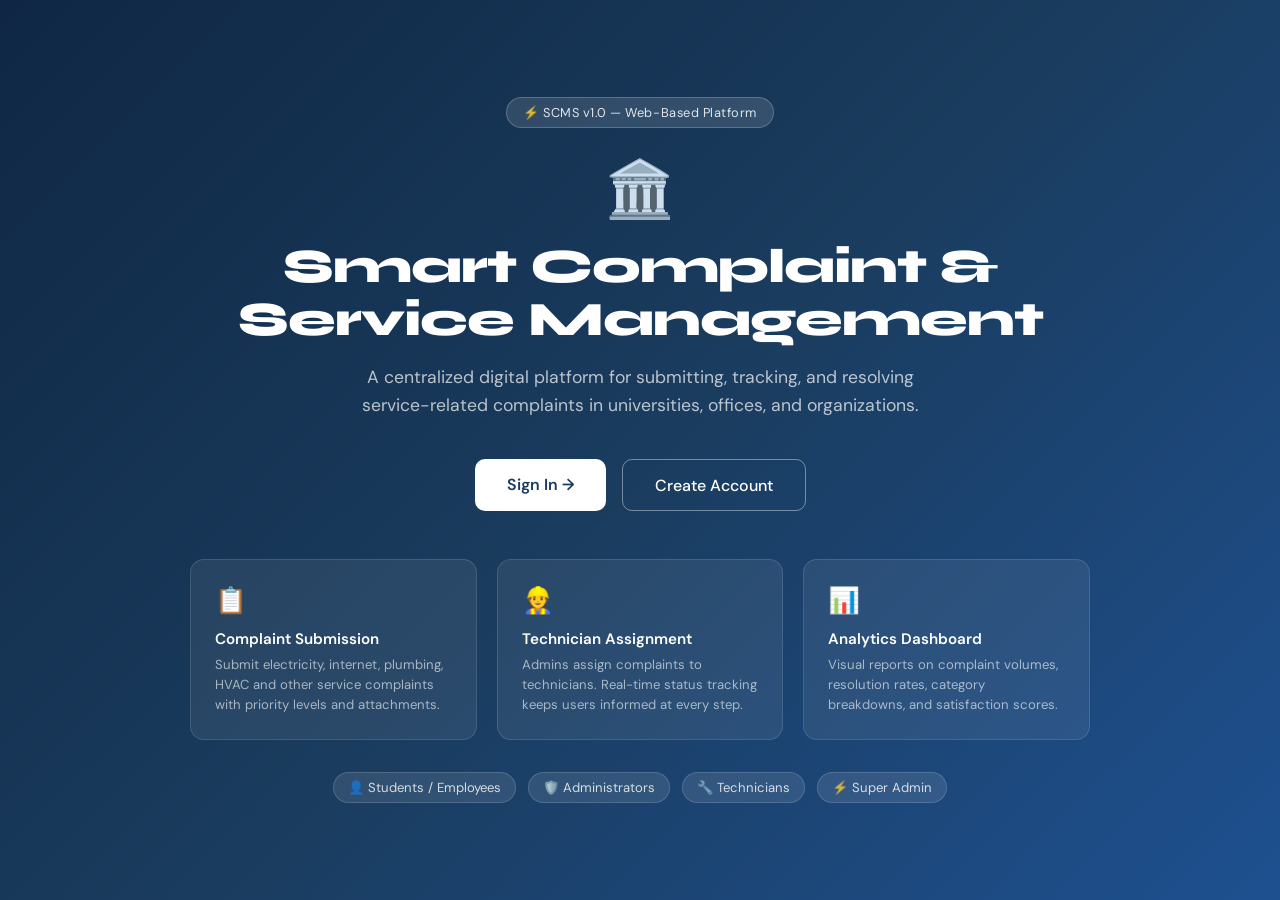
<file: frontend/index.html>
<!DOCTYPE html>
<html lang="en">
<head>
  <meta charset="UTF-8">
  <meta name="viewport" content="width=device-width, initial-scale=1.0">
  <title>SCMS — Smart Complaint & Service Management System</title>
  <link href="https://fonts.googleapis.com/css2?family=DM+Sans:wght@300;400;500;600&family=Syne:wght@700;800&display=swap" rel="stylesheet">
  <style>
    *{box-sizing:border-box;margin:0;padding:0}
    body{font-family:'DM Sans',sans-serif;min-height:100vh;background:linear-gradient(135deg,#0F2744 0%,#1A3C5E 50%,#1E5090 100%);display:flex;align-items:center;justify-content:center;padding:2rem}
    h1,h2,.brand{font-family:'Syne',sans-serif}
    .hero{max-width:900px;width:100%;text-align:center;color:#fff}
    .badge{display:inline-block;background:rgba(255,255,255,0.12);border:1px solid rgba(255,255,255,0.2);color:rgba(255,255,255,0.85);padding:6px 16px;border-radius:20px;font-size:0.8rem;margin-bottom:1.5rem;letter-spacing:0.04em}
    .icon{font-size:3.5rem;margin-bottom:1rem}
    h1{font-size:3rem;font-weight:800;letter-spacing:-1px;margin-bottom:1rem;line-height:1.1}
    .sub{font-size:1.1rem;color:rgba(255,255,255,0.7);max-width:560px;margin:0 auto 2.5rem;line-height:1.6}
    .cta-row{display:flex;gap:1rem;justify-content:center;flex-wrap:wrap;margin-bottom:3rem}
    .btn-w{background:#fff;color:#1A3C5E;padding:0.9rem 2rem;border-radius:10px;font-family:'DM Sans',sans-serif;font-size:1rem;font-weight:600;text-decoration:none;transition:all 0.2s;display:inline-block}
    .btn-w:hover{background:#EAF0F8;transform:translateY(-2px)}
    .btn-o{background:transparent;color:#fff;border:1.5px solid rgba(255,255,255,0.4);padding:0.9rem 2rem;border-radius:10px;font-family:'DM Sans',sans-serif;font-size:1rem;font-weight:500;text-decoration:none;transition:all 0.2s;display:inline-block}
    .btn-o:hover{background:rgba(255,255,255,0.08);border-color:rgba(255,255,255,0.7)}
    .features{display:grid;grid-template-columns:repeat(3,1fr);gap:1.25rem;margin-bottom:2rem}
    .feat{background:rgba(255,255,255,0.07);border:1px solid rgba(255,255,255,0.12);border-radius:14px;padding:1.5rem;text-align:left}
    .feat-icon{font-size:1.6rem;margin-bottom:0.75rem}
    .feat h3{font-size:0.95rem;font-weight:600;margin-bottom:0.4rem;color:#fff}
    .feat p{font-size:0.82rem;color:rgba(255,255,255,0.6);line-height:1.5}
    .roles{display:flex;gap:0.75rem;justify-content:center;flex-wrap:wrap}
    .role-chip{background:rgba(255,255,255,0.1);border:1px solid rgba(255,255,255,0.15);color:rgba(255,255,255,0.8);padding:6px 14px;border-radius:20px;font-size:0.82rem}
    @media(max-width:600px){h1{font-size:2rem}.features{grid-template-columns:1fr}.cta-row{flex-direction:column;align-items:center}}
  </style>
</head>
<body>
  <div class="hero">
    <div class="badge">⚡ SCMS v1.0 — Web-Based Platform</div>
    <div class="icon">🏛️</div>
    <h1>Smart Complaint &amp;<br>Service Management</h1>
    <p class="sub">A centralized digital platform for submitting, tracking, and resolving service-related complaints in universities, offices, and organizations.</p>
    <div class="cta-row">
      <a href="pages/login.html" class="btn-w">Sign In →</a>
      <a href="pages/register.html" class="btn-o">Create Account</a>
    </div>
    <div class="features">
      <div class="feat">
        <div class="feat-icon">📋</div>
        <h3>Complaint Submission</h3>
        <p>Submit electricity, internet, plumbing, HVAC and other service complaints with priority levels and attachments.</p>
      </div>
      <div class="feat">
        <div class="feat-icon">👷</div>
        <h3>Technician Assignment</h3>
        <p>Admins assign complaints to technicians. Real-time status tracking keeps users informed at every step.</p>
      </div>
      <div class="feat">
        <div class="feat-icon">📊</div>
        <h3>Analytics Dashboard</h3>
        <p>Visual reports on complaint volumes, resolution rates, category breakdowns, and satisfaction scores.</p>
      </div>
    </div>
    <div class="roles">
      <span class="role-chip">👤 Students / Employees</span>
      <span class="role-chip">🛡️ Administrators</span>
      <span class="role-chip">🔧 Technicians</span>
      <span class="role-chip">⚡ Super Admin</span>
    </div>
  </div>
  <script>
    // Auto-redirect if already logged in
    const token = localStorage.getItem('scms_token');
    const user = JSON.parse(localStorage.getItem('scms_user') || '{}');
    if (token && user.role) {
      const map = { admin: 'pages/admin-dashboard.html', superadmin: 'pages/admin-dashboard.html', technician: 'pages/technician-dashboard.html', user: 'pages/user-dashboard.html' };
      if (map[user.role]) window.location.href = map[user.role];
    }
  </script>
</body>
</html>
</file>
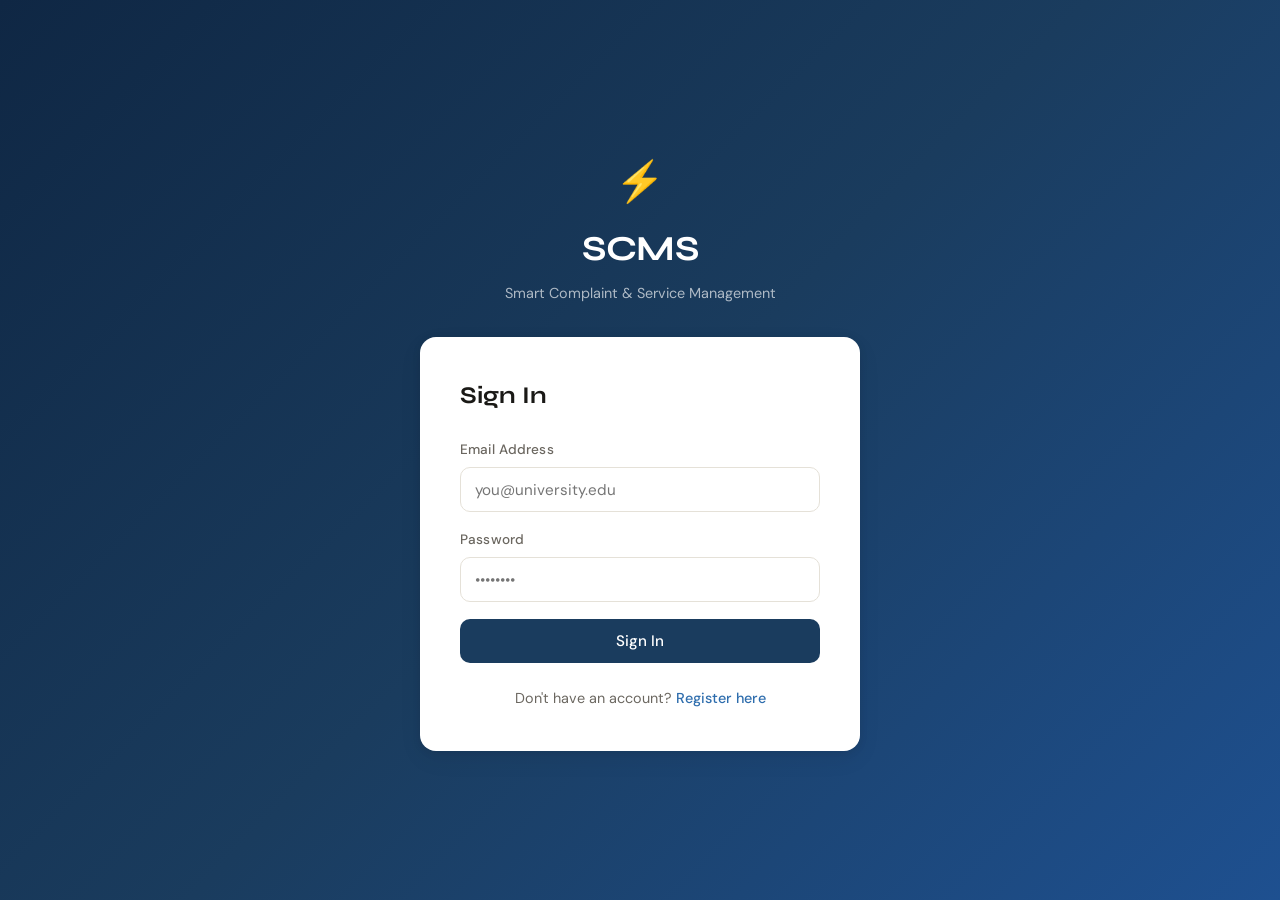
<file: frontend/pages/admin-dashboard.html>
<!DOCTYPE html>
<html lang="en">
<head>
  <meta charset="UTF-8">
  <meta name="viewport" content="width=device-width, initial-scale=1.0">
  <title>SCMS — Admin Dashboard</title>
  <link href="https://fonts.googleapis.com/css2?family=DM+Sans:wght@300;400;500;600&family=Syne:wght@700;800&display=swap" rel="stylesheet">
  <link rel="stylesheet" href="../styles/main.css">
</head>
<body>
<div class="app-layout">
  <aside class="sidebar">
    <div class="sidebar-brand">
      <div class="logo">⚡ SCMS</div>
      <div class="logo-sub">Admin Control Panel</div>
    </div>
    <nav class="sidebar-nav">
      <div class="nav-section-label">Management</div>
      <a class="nav-item active" onclick="showSection('dashboard')"><span class="nav-icon">◼</span>Dashboard</a>
      <a class="nav-item" onclick="showSection('complaints')"><span class="nav-icon">📋</span>All Complaints</a>
      <a class="nav-item" onclick="showSection('assign')"><span class="nav-icon">👷</span>Assign Technicians</a>
      <a class="nav-item" onclick="showSection('technicians')"><span class="nav-icon">🔧</span>Technicians</a>
      <a class="nav-item" onclick="showSection('users')"><span class="nav-icon">👥</span>Users</a>
      <a class="nav-item" onclick="showSection('reports')"><span class="nav-icon">📊</span>Reports</a>
    </nav>
    <div class="sidebar-footer">
      <div class="user-info">
        <div class="user-avatar" id="admin-avatar">A</div>
        <div>
          <div class="user-name" id="admin-name">Admin</div>
          <div class="user-role" id="admin-role">Administrator</div>
        </div>
      </div>
      <button class="logout-btn" onclick="logout()">Sign Out</button>
    </div>
  </aside>

  <main class="main-content">
    <div class="topbar">
      <div class="topbar-title" id="topbar-title">Admin Dashboard</div>
      <div class="topbar-actions">
        <span class="text-sm text-muted" id="topbar-date"></span>
      </div>
    </div>

    <div class="page-body">

      <!-- DASHBOARD -->
      <section id="sec-dashboard">
        <div class="page-header">
          <h2>Overview</h2>
          <p>System-wide complaint statistics and recent activity</p>
        </div>
        <div class="stats-grid">
          <div class="stat-card accent"><div class="stat-label">Total Complaints</div><div class="stat-value" id="s-total">—</div><div class="stat-sub">All time</div></div>
          <div class="stat-card"><div class="stat-label">Submitted</div><div class="stat-value" id="s-submitted" style="color:var(--info)">—</div><div class="stat-sub">New / Awaiting review</div></div>
          <div class="stat-card"><div class="stat-label">In Progress</div><div class="stat-value" id="s-inprogress" style="color:#D46000">—</div><div class="stat-sub">Being resolved</div></div>
          <div class="stat-card"><div class="stat-label">Resolved</div><div class="stat-value" id="s-resolved" style="color:var(--success)">—</div><div class="stat-sub">Completed</div></div>
          <div class="stat-card"><div class="stat-label">Avg. Rating</div><div class="stat-value" id="s-rating" style="color:#E8A020">—</div><div class="stat-sub">User satisfaction</div></div>
        </div>

        <div style="display:grid;grid-template-columns:1fr 1fr;gap:1.5rem;margin-bottom:1.5rem">
          <div class="card">
            <div class="card-title">Complaints by Category</div>
            <div id="cat-chart"></div>
          </div>
          <div class="card">
            <div class="card-title">Recent Activity</div>
            <div id="recent-list"></div>
          </div>
        </div>
      </section>

      <!-- ALL COMPLAINTS -->
      <section id="sec-complaints" style="display:none">
        <div class="page-header">
          <h2>All Complaints</h2>
          <p>Manage and track every service request in the system</p>
        </div>
        <div class="table-card">
          <div class="table-header">
            <div class="table-filters">
              <input class="search-input" id="admin-search" placeholder="Search complaints..." oninput="loadAdminComplaints()">
              <select class="filter-select" id="admin-status" onchange="loadAdminComplaints()">
                <option value="">All Status</option>
                <option value="submitted">Submitted</option>
                <option value="under_review">Under Review</option>
                <option value="assigned">Assigned</option>
                <option value="in_progress">In Progress</option>
                <option value="resolved">Resolved</option>
                <option value="closed">Closed</option>
                <option value="rejected">Rejected</option>
              </select>
              <select class="filter-select" id="admin-category" onchange="loadAdminComplaints()">
                <option value="">All Categories</option>
                <option value="electricity">Electricity</option>
                <option value="internet">Internet</option>
                <option value="plumbing">Plumbing</option>
                <option value="cleaning">Cleaning</option>
                <option value="hvac">HVAC</option>
                <option value="furniture">Furniture</option>
                <option value="security">Security</option>
                <option value="other">Other</option>
              </select>
            </div>
          </div>
          <div id="admin-complaints-body"></div>
        </div>
      </section>

      <!-- ASSIGN -->
      <section id="sec-assign" style="display:none">
        <div class="page-header">
          <h2>Assign Technicians</h2>
          <p>Assign unresolved complaints to available technicians</p>
        </div>
        <div id="assign-body"></div>
      </section>

      <!-- TECHNICIANS -->
      <section id="sec-technicians" style="display:none">
        <div class="page-header">
          <h2>Technicians</h2>
          <p>View all service staff and their workloads</p>
        </div>
        <div id="technicians-body"></div>
      </section>

      <!-- USERS -->
      <section id="sec-users" style="display:none">
        <div class="page-header"><h2>All Users</h2><p>Manage registered system users</p></div>
        <div id="users-body"></div>
      </section>

      <!-- REPORTS -->
      <section id="sec-reports" style="display:none">
        <div class="page-header"><h2>Reports & Analytics</h2><p>Detailed performance metrics</p></div>
        <div id="reports-body"></div>
      </section>

    </div>
  </main>
</div>

<!-- Status Update Modal -->
<div class="modal-overlay" id="status-modal" style="display:none">
  <div class="modal">
    <button class="modal-close" onclick="document.getElementById('status-modal').style.display='none'">✕</button>
    <h3>Update Complaint Status</h3>
    <p class="text-muted text-sm" style="margin-bottom:1rem">Complaint #<span id="modal-cid"></span></p>
    <div class="form-group">
      <label>New Status</label>
      <select id="new-status">
        <option value="submitted">Submitted</option>
        <option value="under_review">Under Review</option>
        <option value="assigned">Assigned</option>
        <option value="in_progress">In Progress</option>
        <option value="resolved">Resolved</option>
        <option value="closed">Closed</option>
        <option value="rejected">Rejected</option>
      </select>
    </div>
    <div class="form-group">
      <label>Remarks</label>
      <textarea id="status-remarks" placeholder="Optional remarks..."></textarea>
    </div>
    <button class="btn-primary" onclick="submitStatusUpdate()">Update Status</button>
  </div>
</div>

<!-- Assign Modal -->
<div class="modal-overlay" id="assign-modal" style="display:none">
  <div class="modal">
    <button class="modal-close" onclick="document.getElementById('assign-modal').style.display='none'">✕</button>
    <h3>Assign Technician</h3>
    <p class="text-muted text-sm" style="margin-bottom:1rem">Complaint #<span id="assign-cid"></span></p>
    <div class="form-group">
      <label>Select Technician</label>
      <select id="tech-select"><option value="">Loading...</option></select>
    </div>
    <div class="form-group">
      <label>Assignment Notes</label>
      <textarea id="assign-notes" placeholder="Instructions for technician..."></textarea>
    </div>
    <button class="btn-primary" onclick="submitAssign()">Assign</button>
  </div>
</div>

<script>
const API = 'http://localhost:5000/api';
const user = JSON.parse(localStorage.getItem('scms_user') || '{}');
const token = localStorage.getItem('scms_token');
if (!token || !['admin','superadmin'].includes(user.role)) window.location.href = 'login.html';

const h = () => ({ 'Content-Type': 'application/json', 'Authorization': `Bearer ${token}` });
document.getElementById('admin-name').textContent = user.name || 'Admin';
document.getElementById('admin-avatar').textContent = (user.name || 'A')[0];
document.getElementById('admin-role').textContent = user.role === 'superadmin' ? 'Super Admin' : 'Administrator';
document.getElementById('topbar-date').textContent = new Date().toLocaleDateString('en-US', { weekday:'long', year:'numeric', month:'long', day:'numeric' });

const sections = ['dashboard','complaints','assign','technicians','users','reports'];
function showSection(name) {
  sections.forEach(s => document.getElementById('sec-'+s).style.display = s === name ? '' : 'none');
  document.querySelectorAll('.nav-item').forEach(el => el.classList.remove('active'));
  document.querySelectorAll('.nav-item')[sections.indexOf(name)]?.classList.add('active');
  document.getElementById('topbar-title').textContent = {dashboard:'Admin Dashboard',complaints:'All Complaints',assign:'Assign Technicians',technicians:'Technicians',users:'Users',reports:'Reports'}[name];
  if (name === 'dashboard') loadDashboard();
  if (name === 'complaints') loadAdminComplaints();
  if (name === 'assign') loadAssignQueue();
  if (name === 'technicians') loadTechnicians();
  if (name === 'users') loadUsers();
  if (name === 'reports') loadReports();
}

function logout() { localStorage.clear(); window.location.href = 'login.html'; }
function statusBadge(s) { return `<span class="badge-status badge-${s}">${s.replace('_',' ')}</span>`; }
function catBadge(c) { return `<span class="cat-badge cat-${c}">${c}</span>`; }

async function loadDashboard() {
  const res = await fetch(`${API}/admin/stats`, { headers: h() });
  const data = await res.json();
  if (!data.success) return;
  const s = data.stats;
  document.getElementById('s-total').textContent = s.total || 0;
  document.getElementById('s-submitted').textContent = (parseInt(s.submitted||0) + parseInt(s.under_review||0));
  document.getElementById('s-inprogress').textContent = (parseInt(s.in_progress||0) + parseInt(s.assigned||0));
  document.getElementById('s-resolved').textContent = (parseInt(s.resolved||0) + parseInt(s.closed||0));
  document.getElementById('s-rating').textContent = data.feedback.avg_rating ? parseFloat(data.feedback.avg_rating).toFixed(1) + ' ★' : '—';

  const cats = data.byCategory;
  const maxCount = Math.max(...cats.map(c => c.count), 1);
  document.getElementById('cat-chart').innerHTML = cats.map(c => `
    <div class="chart-bar-row">
      <div class="chart-label">${c.category}</div>
      <div class="chart-bar-wrap"><div class="chart-bar" style="width:${Math.round(c.count/maxCount*100)}%"></div></div>
      <div class="chart-count">${c.count}</div>
    </div>`).join('') || '<p class="text-muted text-sm">No data yet</p>';

  document.getElementById('recent-list').innerHTML = data.recentComplaints.map(c => `
    <div style="display:flex;align-items:center;justify-content:space-between;padding:0.6rem 0;border-bottom:1px solid var(--border)">
      <div>
        <div style="font-size:0.88rem;font-weight:500">${c.title.slice(0,40)}${c.title.length>40?'...':''}</div>
        <div class="text-sm text-muted">${c.user_name} · ${catBadge(c.category)}</div>
      </div>
      ${statusBadge(c.status)}
    </div>`).join('') || '<p class="text-muted text-sm">No recent activity</p>';
}

async function loadAdminComplaints() {
  const search = document.getElementById('admin-search')?.value || '';
  const status = document.getElementById('admin-status')?.value || '';
  const category = document.getElementById('admin-category')?.value || '';
  let url = `${API}/admin/complaints?limit=50`;
  if (search) url += `&search=${encodeURIComponent(search)}`;
  if (status) url += `&status=${status}`;
  if (category) url += `&category=${category}`;
  const res = await fetch(url, { headers: h() });
  const data = await res.json();
  const body = document.getElementById('admin-complaints-body');
  if (!data.success || !data.complaints.length) { body.innerHTML = '<div class="empty-state"><div class="empty-icon">📋</div><h3>No complaints</h3></div>'; return; }
  body.innerHTML = `<table><thead><tr><th>#ID</th><th>Title</th><th>User</th><th>Category</th><th>Priority</th><th>Status</th><th>Technician</th><th>Date</th><th>Actions</th></tr></thead><tbody>${
    data.complaints.map(c => `<tr>
      <td><code>#${c.id}</code></td>
      <td style="max-width:180px;white-space:nowrap;overflow:hidden;text-overflow:ellipsis">${c.title}</td>
      <td class="text-sm">${c.user_name}</td>
      <td>${catBadge(c.category)}</td>
      <td><span class="pri-${c.priority}">${c.priority}</span></td>
      <td>${statusBadge(c.status)}</td>
      <td class="text-sm text-muted">${c.technician_name || '—'}</td>
      <td class="text-sm text-muted">${new Date(c.created_at).toLocaleDateString()}</td>
      <td style="display:flex;gap:6px;flex-wrap:wrap">
        <button class="btn-secondary btn-sm" onclick="openStatusModal(${c.id})">Status</button>
        <button class="btn-secondary btn-sm" onclick="openAssignModal(${c.id})">Assign</button>
      </td>
    </tr>`).join('')
  }</tbody></table>`;
}

let currentComplaintId = null;
function openStatusModal(id) {
  currentComplaintId = id;
  document.getElementById('modal-cid').textContent = id;
  document.getElementById('status-modal').style.display = 'flex';
}
async function submitStatusUpdate() {
  const status = document.getElementById('new-status').value;
  const remarks = document.getElementById('status-remarks').value;
  const res = await fetch(`${API}/admin/complaints/${currentComplaintId}/status`, { method:'PUT', headers: h(), body: JSON.stringify({ status, remarks }) });
  const data = await res.json();
  if (data.success) { document.getElementById('status-modal').style.display='none'; loadAdminComplaints(); }
  else alert(data.message);
}

let techList = [];
async function openAssignModal(id) {
  currentComplaintId = id;
  document.getElementById('assign-cid').textContent = id;
  document.getElementById('assign-modal').style.display = 'flex';
  if (!techList.length) {
    const res = await fetch(`${API}/admin/technicians`, { headers: h() });
    const data = await res.json();
    techList = data.technicians || [];
  }
  document.getElementById('tech-select').innerHTML = techList.map(t => `<option value="${t.id}">${t.name} (${t.active_complaints || 0} active)</option>`).join('');
}
async function submitAssign() {
  const tech = document.getElementById('tech-select').value;
  const notes = document.getElementById('assign-notes').value;
  const res = await fetch(`${API}/admin/complaints/${currentComplaintId}/assign`, { method:'PUT', headers: h(), body: JSON.stringify({ technician_id: parseInt(tech), notes }) });
  const data = await res.json();
  if (data.success) { document.getElementById('assign-modal').style.display='none'; loadAdminComplaints(); }
  else alert(data.message);
}

async function loadAssignQueue() {
  const res = await fetch(`${API}/admin/complaints?status=submitted&limit=30`, { headers: h() });
  const data = await res.json();
  document.getElementById('assign-body').innerHTML = data.complaints?.length ? `<div class="table-card"><table><thead><tr><th>#ID</th><th>Title</th><th>User</th><th>Category</th><th>Priority</th><th>Date</th><th>Action</th></tr></thead><tbody>${
    data.complaints.map(c => `<tr><td><code>#${c.id}</code></td><td>${c.title}</td><td class="text-sm">${c.user_name}</td><td>${catBadge(c.category)}</td><td><span class="pri-${c.priority}">${c.priority}</span></td><td class="text-sm text-muted">${new Date(c.created_at).toLocaleDateString()}</td><td><button class="btn-primary btn-sm" onclick="openAssignModal(${c.id})">Assign</button></td></tr>`).join('')
  }</tbody></table></div>` : '<div class="empty-state"><div class="empty-icon">✅</div><h3>All complaints assigned!</h3></div>';
}

async function loadTechnicians() {
  const res = await fetch(`${API}/admin/technicians`, { headers: h() });
  const data = await res.json();
  document.getElementById('technicians-body').innerHTML = `<div class="table-card"><table><thead><tr><th>Name</th><th>Email</th><th>Department</th><th>Total Assigned</th><th>Active Now</th></tr></thead><tbody>${
    (data.technicians || []).map(t => `<tr><td style="font-weight:500">${t.name}</td><td class="text-sm text-muted">${t.email}</td><td class="text-sm">${t.department||'—'}</td><td>${t.total_assigned||0}</td><td><span class="badge-status ${t.active_complaints>0?'badge-in_progress':'badge-closed'}">${t.active_complaints||0} active</span></td></tr>`).join('')
  }</tbody></table></div>` || '<div class="empty-state">No technicians registered</div>';
}

async function loadUsers() {
  const res = await fetch(`${API}/admin/users`, { headers: h() });
  const data = await res.json();
  document.getElementById('users-body').innerHTML = `<div class="table-card"><table><thead><tr><th>Name</th><th>Email</th><th>Role</th><th>Department</th><th>Joined</th></tr></thead><tbody>${
    (data.users || []).map(u => `<tr><td style="font-weight:500">${u.name}</td><td class="text-sm">${u.email}</td><td><span class="badge-status badge-${u.role==='admin'||u.role==='superadmin'?'in_progress':'submitted'}">${u.role}</span></td><td class="text-sm text-muted">${u.department||'—'}</td><td class="text-sm text-muted">${new Date(u.created_at).toLocaleDateString()}</td></tr>`).join('')
  }</tbody></table></div>`;
}

async function loadReports() {
  const res = await fetch(`${API}/admin/stats`, { headers: h() });
  const data = await res.json();
  const s = data.stats;
  document.getElementById('reports-body').innerHTML = `
    <div style="display:grid;grid-template-columns:1fr 1fr;gap:1.5rem">
      <div class="card">
        <div class="card-title">Complaint Status Breakdown</div>
        ${['submitted','under_review','assigned','in_progress','resolved','closed'].map(st => `<div class="chart-bar-row"><div class="chart-label">${st.replace('_',' ')}</div><div class="chart-bar-wrap"><div class="chart-bar" style="width:${s.total>0?Math.round((s[st]||0)/s.total*100):0}%"></div></div><div class="chart-count">${s[st]||0}</div></div>`).join('')}
      </div>
      <div class="card">
        <div class="card-title">Category Distribution</div>
        ${(data.byCategory||[]).map(c => {const max=Math.max(...data.byCategory.map(x=>x.count),1);return`<div class="chart-bar-row"><div class="chart-label">${c.category}</div><div class="chart-bar-wrap"><div class="chart-bar" style="width:${Math.round(c.count/max*100)}%"></div></div><div class="chart-count">${c.count}</div></div>`}).join('')}
      </div>
      <div class="card">
        <div class="card-title">Satisfaction Score</div>
        <div class="stat-value" style="font-size:3rem;color:#E8A020">${data.feedback.avg_rating ? parseFloat(data.feedback.avg_rating).toFixed(1) : '—'} <span style="font-size:1.5rem">★</span></div>
        <div class="text-muted text-sm" style="margin-top:0.5rem">Based on ${data.feedback.total_feedback || 0} ratings</div>
      </div>
      <div class="card">
        <div class="card-title">Resolution Rate</div>
        <div class="stat-value" style="font-size:3rem;color:var(--success)">${s.total>0?Math.round(((parseInt(s.resolved||0)+parseInt(s.closed||0))/s.total)*100):0}%</div>
        <div class="text-muted text-sm" style="margin-top:0.5rem">${(parseInt(s.resolved||0)+parseInt(s.closed||0))} of ${s.total} complaints resolved</div>
      </div>
    </div>`;
}

loadDashboard();
</script>
</body>
</html>
</file>
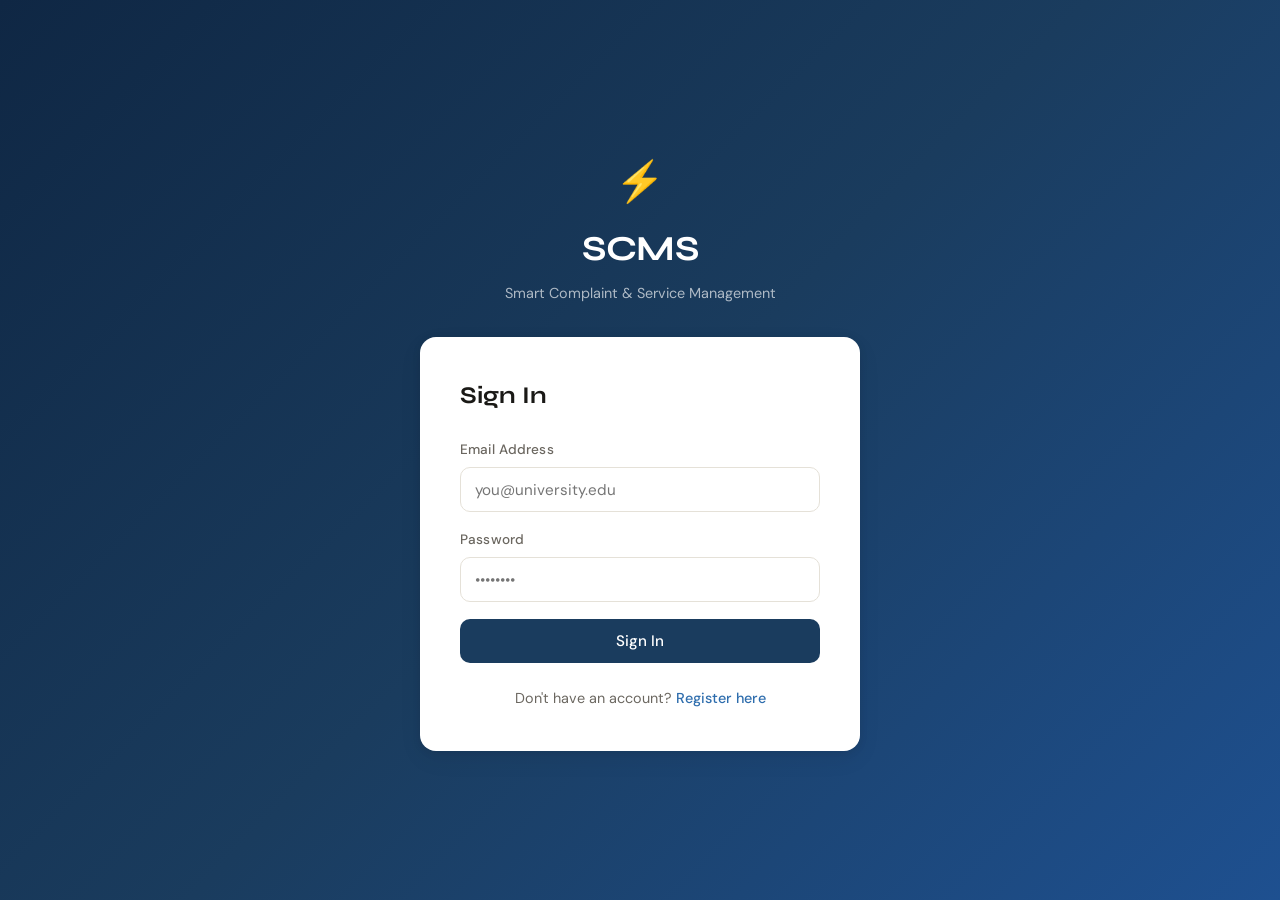
<file: frontend/pages/login.html>
<!DOCTYPE html>
<html lang="en">
<head>
  <meta charset="UTF-8">
  <meta name="viewport" content="width=device-width, initial-scale=1.0">
  <title>SCMS — Sign In</title>
  <link href="https://fonts.googleapis.com/css2?family=DM+Sans:wght@300;400;500;600&family=Syne:wght@700;800&display=swap" rel="stylesheet">
  <link rel="stylesheet" href="../styles/main.css">
</head>
<body class="auth-body">
  <div class="auth-container">
    <div class="auth-brand">
      <div class="brand-icon">⚡</div>
      <h1 class="brand-name">SCMS</h1>
      <p class="brand-tagline">Smart Complaint & Service Management</p>
    </div>
    <div class="auth-card">
      <h2>Sign In</h2>
      <div id="error-msg" class="error-banner" style="display:none"></div>
      <form id="login-form">
        <div class="form-group">
          <label>Email Address</label>
          <input type="email" id="email" placeholder="you@university.edu" required>
        </div>
        <div class="form-group">
          <label>Password</label>
          <input type="password" id="password" placeholder="••••••••" required>
        </div>
        <button type="submit" class="btn-primary btn-full" id="submit-btn">
          <span>Sign In</span>
        </button>
      </form>
      <p class="auth-switch">Don't have an account? <a href="register.html">Register here</a></p>
    </div>
  </div>
  <script>
    document.getElementById('login-form').addEventListener('submit', async (e) => {
      e.preventDefault();
      const btn = document.getElementById('submit-btn');
      btn.innerHTML = '<span class="spinner"></span> Signing in...';
      btn.disabled = true;
      let data;
      try {
        const res = await fetch('http://localhost:5000/api/auth/login', {
          method: 'POST',
          headers: { 'Content-Type': 'application/json' },
          body: JSON.stringify({ email: document.getElementById('email').value, password: document.getElementById('password').value })
        });
        data = await res.json();
      } catch(e) {
        document.getElementById('error-msg').textContent = 'Cannot connect to server. Make sure backend is running.';
        document.getElementById('error-msg').style.display = 'block';
        btn.innerHTML = '<span>Sign In</span>'; btn.disabled = false; return;
      }
      if (data.success) {
        localStorage.setItem('scms_token', data.token);
        localStorage.setItem('scms_user', JSON.stringify(data.user));
        const role = data.user.role;
        if (role === 'admin' || role === 'superadmin') window.location.href = 'admin-dashboard.html';
        else if (role === 'technician') window.location.href = 'technician-dashboard.html';
        else window.location.href = 'user-dashboard.html';
      } else {
        document.getElementById('error-msg').textContent = data.message || 'Invalid email or password';
        document.getElementById('error-msg').style.display = 'block';
        btn.innerHTML = '<span>Sign In</span>';
        btn.disabled = false;
      }
    });
  </script>
</body>
</html>
</file>
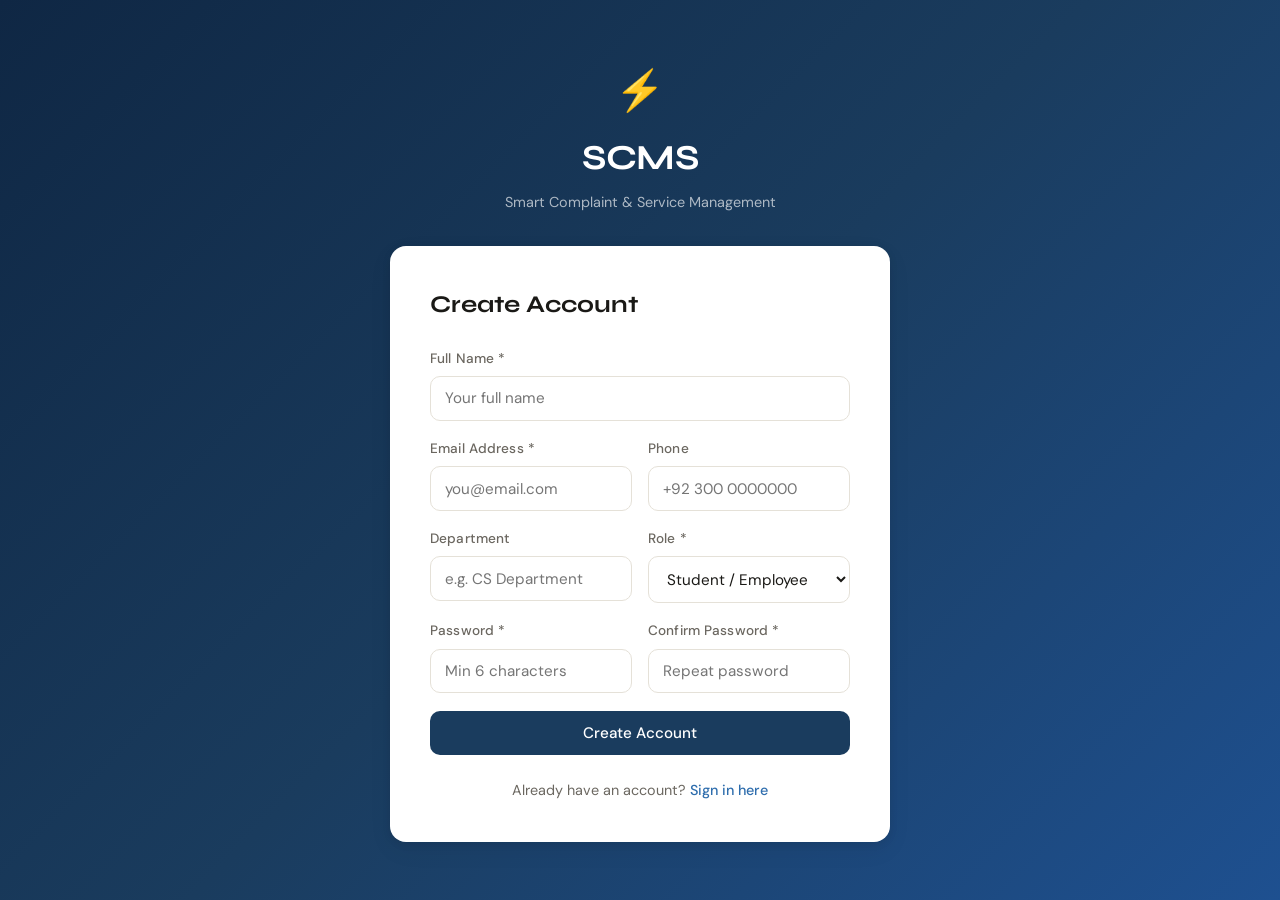
<file: frontend/pages/register.html>
<!DOCTYPE html>
<html lang="en">
<head>
  <meta charset="UTF-8">
  <meta name="viewport" content="width=device-width, initial-scale=1.0">
  <title>SCMS — Register</title>
  <link href="https://fonts.googleapis.com/css2?family=DM+Sans:wght@300;400;500;600&family=Syne:wght@700;800&display=swap" rel="stylesheet">
  <link rel="stylesheet" href="../styles/main.css">
</head>
<body class="auth-body">
  <div class="auth-container" style="max-width:500px">
    <div class="auth-brand">
      <div class="brand-icon">⚡</div>
      <h1 class="brand-name">SCMS</h1>
      <p class="brand-tagline">Smart Complaint & Service Management</p>
    </div>
    <div class="auth-card">
      <h2>Create Account</h2>
      <div id="error-msg" class="error-banner" style="display:none"></div>
      <div id="success-msg" class="success-banner" style="display:none"></div>
      <form id="register-form">
        <div class="form-group">
          <label>Full Name *</label>
          <input type="text" id="name" placeholder="Your full name" required>
        </div>
        <div class="form-row">
          <div class="form-group">
            <label>Email Address *</label>
            <input type="email" id="email" placeholder="you@email.com" required>
          </div>
          <div class="form-group">
            <label>Phone</label>
            <input type="tel" id="phone" placeholder="+92 300 0000000">
          </div>
        </div>
        <div class="form-row">
          <div class="form-group">
            <label>Department</label>
            <input type="text" id="department" placeholder="e.g. CS Department">
          </div>
          <div class="form-group">
            <label>Role *</label>
            <select id="role">
              <option value="user">Student / Employee</option>
              <option value="technician">Technician</option>
            </select>
          </div>
        </div>
        <div class="form-row">
          <div class="form-group">
            <label>Password *</label>
            <input type="password" id="password" placeholder="Min 6 characters" required>
          </div>
          <div class="form-group">
            <label>Confirm Password *</label>
            <input type="password" id="confirm" placeholder="Repeat password" required>
          </div>
        </div>
        <button type="submit" class="btn-primary btn-full" id="reg-btn">Create Account</button>
      </form>
      <p class="auth-switch">Already have an account? <a href="login.html">Sign in here</a></p>
    </div>
  </div>
  <script>
    document.getElementById('register-form').addEventListener('submit', async (e) => {
      e.preventDefault();
      const pass = document.getElementById('password').value;
      const conf = document.getElementById('confirm').value;
      if (pass !== conf) { document.getElementById('error-msg').textContent = 'Passwords do not match'; document.getElementById('error-msg').style.display = 'block'; return; }
      const btn = document.getElementById('reg-btn');
      btn.innerHTML = '<span class="spinner"></span> Creating...'; btn.disabled = true;
      const res = await fetch('http://localhost:5000/api/auth/register', {
        method: 'POST', headers: { 'Content-Type': 'application/json' },
        body: JSON.stringify({ name: document.getElementById('name').value, email: document.getElementById('email').value, password: pass, role: document.getElementById('role').value, department: document.getElementById('department').value, phone: document.getElementById('phone').value })
      });
      const data = await res.json();
      if (data.success) {
        document.getElementById('success-msg').textContent = '✓ Account created! Redirecting to login...';
        document.getElementById('success-msg').style.display = 'block';
        document.getElementById('error-msg').style.display = 'none';
        setTimeout(() => window.location.href = 'login.html', 1800);
      } else {
        document.getElementById('error-msg').textContent = data.message || 'Registration failed';
        document.getElementById('error-msg').style.display = 'block';
        btn.innerHTML = 'Create Account'; btn.disabled = false;
      }
    });
  </script>
</body>
</html>
</file>
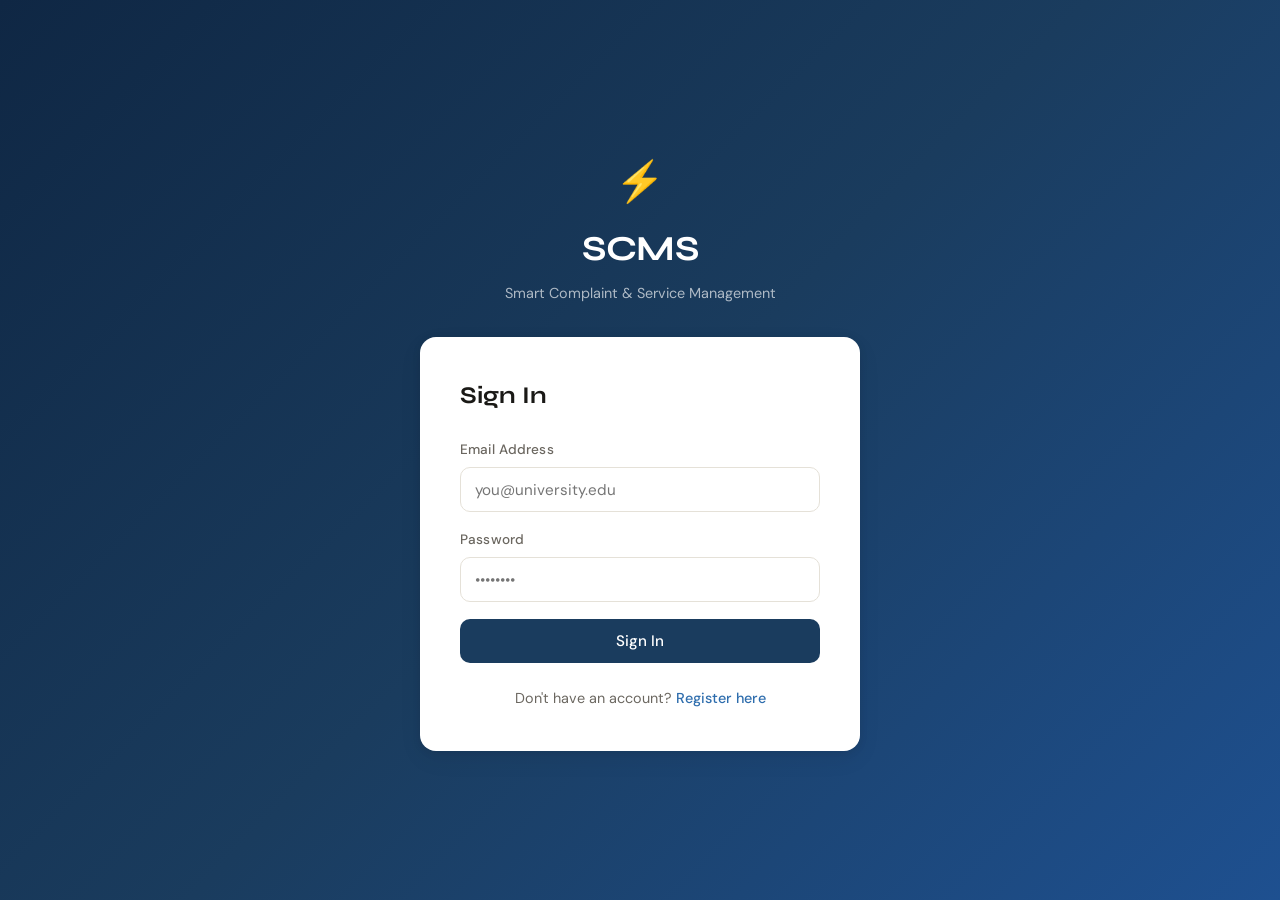
<file: frontend/pages/technician-dashboard.html>
<!DOCTYPE html>
<html lang="en">
<head>
  <meta charset="UTF-8">
  <meta name="viewport" content="width=device-width, initial-scale=1.0">
  <title>SCMS — Technician Portal</title>
  <link href="https://fonts.googleapis.com/css2?family=DM+Sans:wght@300;400;500;600&family=Syne:wght@700;800&display=swap" rel="stylesheet">
  <link rel="stylesheet" href="../styles/main.css">
</head>
<body>
<div class="app-layout">
  <aside class="sidebar">
    <div class="sidebar-brand">
      <div class="logo">⚡ SCMS</div>
      <div class="logo-sub">Technician Portal</div>
    </div>
    <nav class="sidebar-nav">
      <div class="nav-section-label">Portal</div>
      <a class="nav-item active" onclick="showSection('dashboard')"><span class="nav-icon">◼</span>Dashboard</a>
      <a class="nav-item" onclick="showSection('assigned')"><span class="nav-icon">📋</span>Assigned Tasks</a>
      <a class="nav-item" onclick="showSection('completed')"><span class="nav-icon">✅</span>Completed</a>
    </nav>
    <div class="sidebar-footer">
      <div class="user-info">
        <div class="user-avatar" id="tech-avatar">T</div>
        <div>
          <div class="user-name" id="tech-name">Technician</div>
          <div class="user-role">Service Staff</div>
        </div>
      </div>
      <button class="logout-btn" onclick="logout()">Sign Out</button>
    </div>
  </aside>

  <main class="main-content">
    <div class="topbar">
      <div class="topbar-title" id="topbar-title">Technician Dashboard</div>
    </div>

    <div class="page-body">

      <section id="sec-dashboard">
        <div class="page-header">
          <h2>My Workboard</h2>
          <p>Tasks assigned to you for resolution</p>
        </div>
        <div class="stats-grid">
          <div class="stat-card accent"><div class="stat-label">Total Assigned</div><div class="stat-value" id="t-total">—</div></div>
          <div class="stat-card"><div class="stat-label">Pending</div><div class="stat-value" id="t-pending" style="color:#D46000">—</div></div>
          <div class="stat-card"><div class="stat-label">In Progress</div><div class="stat-value" id="t-progress" style="color:var(--accent2)">—</div></div>
          <div class="stat-card"><div class="stat-label">Resolved</div><div class="stat-value" id="t-resolved" style="color:var(--success)">—</div></div>
        </div>
        <div class="table-card" id="active-tasks-wrap">
          <div class="table-header"><h3>Active Tasks</h3></div>
          <div id="active-tasks-body"></div>
        </div>
      </section>

      <section id="sec-assigned" style="display:none">
        <div class="page-header"><h2>All Assigned Tasks</h2><p>Your full task list</p></div>
        <div class="table-card"><div id="assigned-body"></div></div>
      </section>

      <section id="sec-completed" style="display:none">
        <div class="page-header"><h2>Completed Tasks</h2><p>Resolved complaints</p></div>
        <div class="table-card"><div id="completed-body"></div></div>
      </section>

    </div>
  </main>
</div>

<!-- Update Progress Modal -->
<div class="modal-overlay" id="progress-modal" style="display:none">
  <div class="modal">
    <button class="modal-close" onclick="document.getElementById('progress-modal').style.display='none'">✕</button>
    <h3>Update Work Status</h3>
    <p class="text-muted text-sm" style="margin-bottom:1rem">Complaint #<span id="progress-cid"></span></p>
    <div class="form-group">
      <label>Status</label>
      <select id="progress-status">
        <option value="in_progress">In Progress — I've started working</option>
        <option value="resolved">Resolved — Issue fixed!</option>
      </select>
    </div>
    <div class="form-group">
      <label>Work Notes</label>
      <textarea id="progress-notes" placeholder="What did you do to resolve this?"></textarea>
    </div>
    <button class="btn-primary" onclick="submitProgress()">Update</button>
  </div>
</div>

<script>
const API = 'http://localhost:5000/api';
const user = JSON.parse(localStorage.getItem('scms_user') || '{}');
const token = localStorage.getItem('scms_token');
if (!token || user.role !== 'technician') window.location.href = 'login.html';

const h = () => ({ 'Content-Type': 'application/json', 'Authorization': `Bearer ${token}` });
document.getElementById('tech-name').textContent = user.name || 'Tech';
document.getElementById('tech-avatar').textContent = (user.name || 'T')[0];

function logout() { localStorage.clear(); window.location.href = 'login.html'; }
function statusBadge(s) { return `<span class="badge-status badge-${s}">${s.replace('_',' ')}</span>`; }
function catBadge(c) { return `<span class="cat-badge cat-${c}">${c}</span>`; }

const sections = ['dashboard', 'assigned', 'completed'];
function showSection(name) {
  sections.forEach(s => document.getElementById('sec-'+s).style.display = s === name ? '' : 'none');
  document.querySelectorAll('.nav-item').forEach(el => el.classList.remove('active'));
  document.querySelectorAll('.nav-item')[sections.indexOf(name)]?.classList.add('active');
  if (name === 'dashboard') loadDashboard();
  if (name === 'assigned') loadAll();
  if (name === 'completed') loadCompleted();
}

async function loadDashboard() {
  const [statsRes, taskRes] = await Promise.all([
    fetch(`${API}/technician/stats`, { headers: h() }),
    fetch(`${API}/technician/complaints`, { headers: h() })
  ]);
  const statsData = await statsRes.json();
  const taskData = await taskRes.json();
  if (statsData.success) {
    const s = statsData.stats;
    document.getElementById('t-total').textContent = s.total || 0;
    document.getElementById('t-pending').textContent = s.pending || 0;
    document.getElementById('t-progress').textContent = s.in_progress || 0;
    document.getElementById('t-resolved').textContent = s.resolved || 0;
  }
  if (taskData.success) {
    const active = taskData.complaints.filter(c => ['assigned','in_progress'].includes(c.status));
    document.getElementById('active-tasks-body').innerHTML = active.length ? taskTable(active, true) :
      '<div class="empty-state"><div class="empty-icon">✅</div><h3>No active tasks</h3><p>All caught up!</p></div>';
  }
}

function taskTable(complaints, showAction = false) {
  return `<table><thead><tr><th>#ID</th><th>Title</th><th>Category</th><th>Priority</th><th>Status</th><th>User</th><th>Assigned</th>${showAction?'<th>Action</th>':''}</tr></thead><tbody>${
    complaints.map(c => `<tr>
      <td><code>#${c.id}</code></td>
      <td style="max-width:200px;white-space:nowrap;overflow:hidden;text-overflow:ellipsis">${c.title}</td>
      <td>${catBadge(c.category)}</td>
      <td><span class="pri-${c.priority}">${c.priority}</span></td>
      <td>${statusBadge(c.status)}</td>
      <td class="text-sm text-muted">${c.user_name}</td>
      <td class="text-sm text-muted">${new Date(c.assigned_at).toLocaleDateString()}</td>
      ${showAction ? `<td><button class="btn-primary btn-sm" onclick="openProgress(${c.id})">Update</button></td>` : ''}
    </tr>`).join('')
  }</tbody></table>`;
}

async function loadAll() {
  const res = await fetch(`${API}/technician/complaints`, { headers: h() });
  const data = await res.json();
  document.getElementById('assigned-body').innerHTML = data.complaints?.length ? taskTable(data.complaints, true) : '<div class="empty-state"><div class="empty-icon">📋</div><h3>No tasks assigned</h3></div>';
}

async function loadCompleted() {
  const res = await fetch(`${API}/technician/complaints?status=resolved`, { headers: h() });
  const data = await res.json();
  document.getElementById('completed-body').innerHTML = data.complaints?.length ? taskTable(data.complaints, false) : '<div class="empty-state"><div class="empty-icon">📂</div><h3>No completed tasks yet</h3></div>';
}

let currentId = null;
function openProgress(id) {
  currentId = id;
  document.getElementById('progress-cid').textContent = id;
  document.getElementById('progress-modal').style.display = 'flex';
}
async function submitProgress() {
  const status = document.getElementById('progress-status').value;
  const remarks = document.getElementById('progress-notes').value;
  const res = await fetch(`${API}/technician/complaints/${currentId}/progress`, { method:'PUT', headers: h(), body: JSON.stringify({ status, remarks }) });
  const data = await res.json();
  if (data.success) { document.getElementById('progress-modal').style.display='none'; loadDashboard(); }
  else alert(data.message);
}

loadDashboard();
</script>
</body>
</html>
</file>
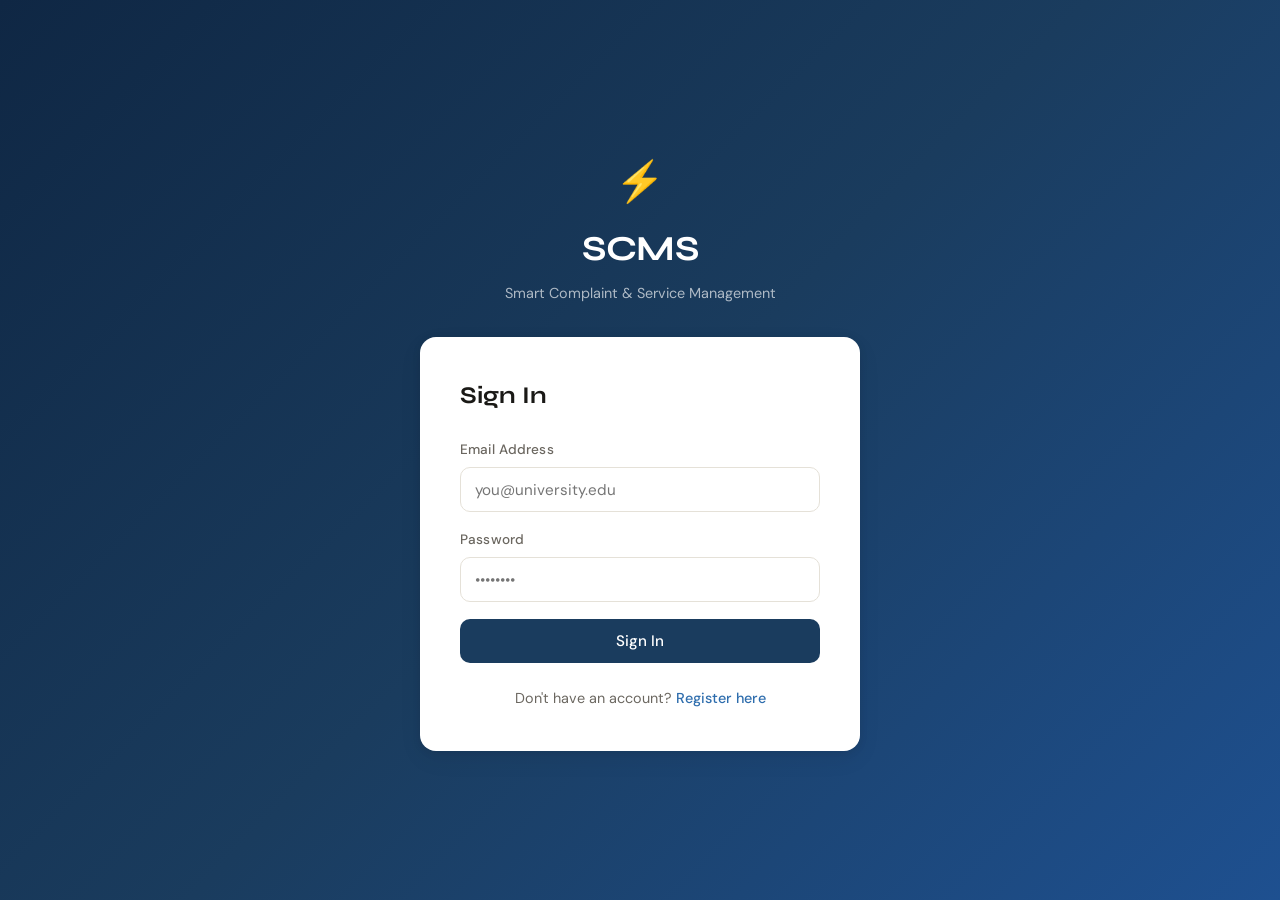
<file: frontend/pages/user-dashboard.html>
<!DOCTYPE html>
<html lang="en">
<head>
  <meta charset="UTF-8">
  <meta name="viewport" content="width=device-width, initial-scale=1.0">
  <title>SCMS — My Dashboard</title>
  <link href="https://fonts.googleapis.com/css2?family=DM+Sans:wght@300;400;500;600&family=Syne:wght@700;800&display=swap" rel="stylesheet">
  <link rel="stylesheet" href="../styles/main.css">
</head>
<body>
<div class="app-layout">
  <!-- Sidebar -->
  <aside class="sidebar" id="sidebar">
    <div class="sidebar-brand">
      <div class="logo">⚡ SCMS</div>
      <div class="logo-sub">Smart Complaint & Service Management</div>
    </div>
    <nav class="sidebar-nav">
      <div class="nav-section-label">Menu</div>
      <a class="nav-item active" onclick="showSection('dashboard')"><span class="nav-icon">◼</span>Dashboard</a>
      <a class="nav-item" onclick="showSection('complaints')"><span class="nav-icon">📋</span>My Complaints</a>
      <a class="nav-item" onclick="showSection('submit')"><span class="nav-icon">✚</span>New Complaint</a>
      <a class="nav-item" onclick="showSection('history')"><span class="nav-icon">🕐</span>History</a>
    </nav>
    <div class="sidebar-footer">
      <div class="user-info">
        <div class="user-avatar" id="user-avatar-sidebar">U</div>
        <div>
          <div class="user-name" id="user-name-sidebar">Loading...</div>
          <div class="user-role">User</div>
        </div>
      </div>
      <button class="logout-btn" onclick="logout()">Sign Out</button>
    </div>
  </aside>

  <!-- Main -->
  <main class="main-content">
    <div class="topbar">
      <div class="topbar-title" id="topbar-title">Dashboard</div>
      <div class="topbar-actions">
        <div class="notif-badge">
          <button class="notif-btn" title="Notifications">🔔</button>
          <span class="badge" id="notif-count" style="display:none">0</span>
        </div>
        <button class="btn-primary btn-sm" onclick="showSection('submit')">+ New Complaint</button>
      </div>
    </div>

    <div class="page-body">

      <!-- DASHBOARD SECTION -->
      <section id="sec-dashboard">
        <div class="page-header">
          <h2>Welcome back, <span id="welcome-name">User</span></h2>
          <p>Here's a summary of your service requests</p>
        </div>
        <div class="stats-grid" id="stats-grid">
          <div class="stat-card accent"><div class="stat-label">Total Submitted</div><div class="stat-value" id="stat-total">—</div><div class="stat-sub">All time</div></div>
          <div class="stat-card"><div class="stat-label">Pending</div><div class="stat-value" id="stat-pending" style="color:#D46000">—</div><div class="stat-sub">Awaiting action</div></div>
          <div class="stat-card"><div class="stat-label">In Progress</div><div class="stat-value" id="stat-progress" style="color:var(--accent2)">—</div><div class="stat-sub">Being resolved</div></div>
          <div class="stat-card"><div class="stat-label">Resolved</div><div class="stat-value" id="stat-resolved" style="color:var(--success)">—</div><div class="stat-sub">Completed</div></div>
        </div>

        <div class="table-card">
          <div class="table-header">
            <h3>Recent Complaints</h3>
            <button class="btn-secondary btn-sm" onclick="showSection('complaints')">View All</button>
          </div>
          <div id="recent-table-body"></div>
        </div>
      </section>

      <!-- MY COMPLAINTS SECTION -->
      <section id="sec-complaints" style="display:none">
        <div class="page-header">
          <h2>My Complaints</h2>
          <p>Track and manage all your service requests</p>
        </div>
        <div class="table-card">
          <div class="table-header">
            <div class="table-filters">
              <select class="filter-select" id="filter-status" onchange="loadComplaints()">
                <option value="">All Status</option>
                <option value="submitted">Submitted</option>
                <option value="under_review">Under Review</option>
                <option value="assigned">Assigned</option>
                <option value="in_progress">In Progress</option>
                <option value="resolved">Resolved</option>
                <option value="closed">Closed</option>
              </select>
              <select class="filter-select" id="filter-category" onchange="loadComplaints()">
                <option value="">All Categories</option>
                <option value="electricity">Electricity</option>
                <option value="internet">Internet</option>
                <option value="plumbing">Plumbing</option>
                <option value="cleaning">Cleaning</option>
                <option value="hvac">HVAC</option>
                <option value="furniture">Furniture</option>
                <option value="security">Security</option>
                <option value="other">Other</option>
              </select>
            </div>
          </div>
          <div id="complaints-table-body"></div>
        </div>
      </section>

      <!-- SUBMIT COMPLAINT SECTION -->
      <section id="sec-submit" style="display:none">
        <div class="page-header">
          <h2>Submit New Complaint</h2>
          <p>Describe the issue and we'll get it resolved</p>
        </div>
        <div class="card" style="max-width:640px">
          <div id="submit-success" class="success-banner" style="display:none">✓ Complaint submitted successfully!</div>
          <div id="submit-error" class="error-banner" style="display:none"></div>
          <form id="complaint-form">
            <div class="form-group">
              <label>Complaint Title *</label>
              <input type="text" id="c-title" placeholder="e.g. Power outage in Room 204" required>
            </div>
            <div class="form-row">
              <div class="form-group">
                <label>Category *</label>
                <select id="c-category" required>
                  <option value="">Select category</option>
                  <option value="electricity">⚡ Electricity</option>
                  <option value="internet">🌐 Internet</option>
                  <option value="plumbing">🔧 Plumbing</option>
                  <option value="cleaning">🧹 Cleaning</option>
                  <option value="hvac">❄️ HVAC / AC</option>
                  <option value="furniture">🪑 Furniture</option>
                  <option value="security">🔒 Security</option>
                  <option value="other">📌 Other</option>
                </select>
              </div>
              <div class="form-group">
                <label>Priority</label>
                <select id="c-priority">
                  <option value="low">Low</option>
                  <option value="medium" selected>Medium</option>
                  <option value="high">High</option>
                  <option value="urgent">Urgent</option>
                </select>
              </div>
            </div>
            <div class="form-group">
              <label>Location / Room</label>
              <input type="text" id="c-location" placeholder="e.g. Block A, Room 104">
            </div>
            <div class="form-group">
              <label>Description *</label>
              <textarea id="c-description" placeholder="Describe the problem in detail..." required></textarea>
            </div>
            <div class="form-group">
              <label>Attachment (optional, max 5MB)</label>
              <input type="file" id="c-file" accept="image/*,.pdf">
            </div>
            <button type="submit" class="btn-primary" id="submit-btn">Submit Complaint</button>
          </form>
        </div>
      </section>

      <!-- HISTORY SECTION -->
      <section id="sec-history" style="display:none">
        <div class="page-header">
          <h2>Complaint History</h2>
          <p>All resolved and closed complaints</p>
        </div>
        <div id="history-body"></div>
      </section>

    </div>
  </main>
</div>

<!-- Detail Modal -->
<div class="modal-overlay" id="detail-modal" style="display:none">
  <div class="modal" style="max-width:620px; max-height:90vh; overflow-y:auto">
    <button class="modal-close" onclick="closeModal()">✕</button>
    <div id="modal-content"></div>
  </div>
</div>

<script>
const API = 'http://localhost:5000/api';
const user = JSON.parse(localStorage.getItem('scms_user') || '{}');
const token = localStorage.getItem('scms_token');
if (!token) window.location.href = 'login.html';

const headers = () => ({ 'Content-Type': 'application/json', 'Authorization': `Bearer ${token}` });

document.getElementById('user-name-sidebar').textContent = user.name || 'User';
document.getElementById('user-avatar-sidebar').textContent = (user.name || 'U')[0].toUpperCase();
document.getElementById('welcome-name').textContent = user.name?.split(' ')[0] || 'User';

const sections = ['dashboard','complaints','submit','history'];
function showSection(name) {
  sections.forEach(s => document.getElementById('sec-'+s).style.display = s === name ? '' : 'none');
  document.querySelectorAll('.nav-item').forEach(el => el.classList.remove('active'));
  document.querySelectorAll('.nav-item')[sections.indexOf(name)]?.classList.add('active');
  document.getElementById('topbar-title').textContent = {dashboard:'Dashboard',complaints:'My Complaints',submit:'New Complaint',history:'History'}[name];
  if (name === 'dashboard') loadDashboard();
  if (name === 'complaints') loadComplaints();
  if (name === 'history') loadHistory();
}

function logout() { localStorage.clear(); window.location.href = 'login.html'; }

function statusBadge(s) { return `<span class="badge-status badge-${s}">${s.replace('_',' ')}</span>`; }
function catBadge(c) { return `<span class="cat-badge cat-${c}">${c}</span>`; }

async function loadDashboard() {
  const res = await fetch(`${API}/complaints?limit=5`, { headers: headers() });
  const data = await res.json();
  if (!data.success) return;
  const all = data.complaints;
  document.getElementById('stat-total').textContent = data.total;
  document.getElementById('stat-pending').textContent = all.filter(c => ['submitted','under_review','assigned'].includes(c.status)).length;
  document.getElementById('stat-progress').textContent = all.filter(c => c.status === 'in_progress').length;
  document.getElementById('stat-resolved').textContent = all.filter(c => ['resolved','closed'].includes(c.status)).length;

  const tbody = document.getElementById('recent-table-body');
  if (!all.length) { tbody.innerHTML = '<div class="empty-state"><div class="empty-icon">📭</div><h3>No complaints yet</h3><p>Submit your first complaint to get started</p></div>'; return; }
  tbody.innerHTML = `<table><thead><tr><th>#ID</th><th>Title</th><th>Category</th><th>Status</th><th>Date</th><th></th></tr></thead><tbody>${
    all.map(c => `<tr><td><code>#${c.id}</code></td><td style="max-width:220px;white-space:nowrap;overflow:hidden;text-overflow:ellipsis">${c.title}</td><td>${catBadge(c.category)}</td><td>${statusBadge(c.status)}</td><td class="text-muted text-sm">${new Date(c.created_at).toLocaleDateString()}</td><td><button class="btn-secondary btn-sm" onclick="viewDetail(${c.id})">View</button></td></tr>`).join('')
  }</tbody></table>`;
}

async function loadComplaints() {
  const status = document.getElementById('filter-status')?.value || '';
  const category = document.getElementById('filter-category')?.value || '';
  let url = `${API}/complaints?limit=50`;
  if (status) url += `&status=${status}`;
  if (category) url += `&category=${category}`;
  const res = await fetch(url, { headers: headers() });
  const data = await res.json();
  const tbody = document.getElementById('complaints-table-body');
  if (!data.success || !data.complaints.length) {
    tbody.innerHTML = '<div class="empty-state"><div class="empty-icon">📋</div><h3>No complaints found</h3><p>Try changing filters or submit a new complaint</p></div>';
    return;
  }
  tbody.innerHTML = `<table><thead><tr><th>#ID</th><th>Title</th><th>Category</th><th>Priority</th><th>Status</th><th>Technician</th><th>Date</th><th></th></tr></thead><tbody>${
    data.complaints.map(c => `<tr>
      <td><code>#${c.id}</code></td>
      <td style="max-width:200px;white-space:nowrap;overflow:hidden;text-overflow:ellipsis">${c.title}</td>
      <td>${catBadge(c.category)}</td>
      <td><span class="pri-${c.priority}">${c.priority}</span></td>
      <td>${statusBadge(c.status)}</td>
      <td class="text-muted text-sm">${c.technician_name || '—'}</td>
      <td class="text-muted text-sm">${new Date(c.created_at).toLocaleDateString()}</td>
      <td><button class="btn-secondary btn-sm" onclick="viewDetail(${c.id})">View</button></td>
    </tr>`).join('')
  }</tbody></table>`;
}

async function loadHistory() {
  const res = await fetch(`${API}/complaints?status=closed&limit=50`, { headers: headers() });
  const data = await res.json();
  const body = document.getElementById('history-body');
  const res2 = await fetch(`${API}/complaints?status=resolved&limit=50`, { headers: headers() });
  const data2 = await res2.json();
  const all = [...(data.complaints||[]), ...(data2.complaints||[])];
  if (!all.length) { body.innerHTML = '<div class="empty-state"><div class="empty-icon">📂</div><h3>No history yet</h3><p>Resolved complaints will appear here</p></div>'; return; }
  body.innerHTML = `<div class="table-card"><table><thead><tr><th>#ID</th><th>Title</th><th>Category</th><th>Status</th><th>Resolved Date</th><th>Rating</th><th></th></tr></thead><tbody>${
    all.map(c => `<tr><td><code>#${c.id}</code></td><td>${c.title}</td><td>${catBadge(c.category)}</td><td>${statusBadge(c.status)}</td><td class="text-muted text-sm">${new Date(c.updated_at).toLocaleDateString()}</td><td>${c.status==='resolved'?'<button class="btn-secondary btn-sm" onclick="openFeedback('+c.id+')">Rate</button>':'⭐ Rated'}</td><td><button class="btn-secondary btn-sm" onclick="viewDetail(${c.id})">View</button></td></tr>`).join('')
  }</tbody></table></div>`;
}

async function viewDetail(id) {
  document.getElementById('detail-modal').style.display = 'flex';
  document.getElementById('modal-content').innerHTML = '<div style="text-align:center;padding:2rem"><div class="spinner" style="border-top-color:var(--accent2);border-color:var(--border);width:24px;height:24px;"></div></div>';
  const res = await fetch(`${API}/complaints/${id}`, { headers: headers() });
  const data = await res.json();
  if (!data.success) { document.getElementById('modal-content').innerHTML = '<p>Error loading complaint</p>'; return; }
  const c = data.complaint;
  document.getElementById('modal-content').innerHTML = `
    <h3 style="margin-bottom:0.25rem">#${c.id} — ${c.title}</h3>
    <div style="display:flex;gap:0.5rem;flex-wrap:wrap;margin-bottom:1.25rem">${catBadge(c.category)} ${statusBadge(c.status)} <span class="pri-${c.priority} text-sm">${c.priority} priority</span></div>
    <div class="divider"></div>
    <p style="font-size:0.9rem;margin-bottom:1rem">${c.description}</p>
    ${c.location ? `<p class="text-sm text-muted">📍 ${c.location}</p>` : ''}
    <div class="divider"></div>
    <h4 style="margin-bottom:0.75rem;font-size:0.9rem">Status Timeline</h4>
    <ul class="timeline">${data.logs.map(l => `<li class="timeline-item"><div class="timeline-date">${new Date(l.changed_at).toLocaleString()} — <b>${l.changed_by_name}</b></div><div class="timeline-text">${l.old_status ? l.old_status+' → '+l.new_status : l.new_status}</div>${l.remarks ? `<div class="timeline-remark">${l.remarks}</div>` : ''}</li>`).join('')}</ul>
    ${data.feedback ? `<div class="divider"></div><div class="card" style="background:var(--success-bg)"><b>Your Feedback</b><br><span style="color:#E8A020">${'★'.repeat(data.feedback.rating)}</span> ${data.feedback.comment || ''}</div>` : ''}
    ${c.status === 'resolved' && !data.feedback ? `<div class="divider"></div><button class="btn-primary" onclick="closeModal();openFeedback(${c.id})">Leave Feedback</button>` : ''}
  `;
}

function closeModal() { document.getElementById('detail-modal').style.display = 'none'; }

function openFeedback(id) {
  document.getElementById('detail-modal').style.display = 'flex';
  let rating = 0;
  document.getElementById('modal-content').innerHTML = `
    <h3>Rate This Resolution</h3>
    <p class="text-muted text-sm" style="margin-bottom:1rem">How satisfied are you with the resolution of complaint #${id}?</p>
    <div class="stars" id="stars">${[1,2,3,4,5].map(n=>`<span class="star" data-v="${n}" onclick="setRating(${n})">★</span>`).join('')}</div>
    <div class="form-group" style="margin-top:1rem">
      <label>Comment (optional)</label>
      <textarea id="fb-comment" placeholder="Tell us about your experience..."></textarea>
    </div>
    <button class="btn-primary" onclick="submitFeedback(${id})">Submit Feedback</button>
  `;
}

function setRating(v) {
  document.querySelectorAll('.star').forEach(s => { s.classList.toggle('filled', parseInt(s.dataset.v) <= v); });
  document.getElementById('stars').dataset.rating = v;
}

async function submitFeedback(id) {
  const rating = parseInt(document.getElementById('stars').dataset.rating || 0);
  if (!rating) { alert('Please select a rating'); return; }
  const comment = document.getElementById('fb-comment').value;
  const res = await fetch(`${API}/complaints/${id}/feedback`, { method:'POST', headers: headers(), body: JSON.stringify({ rating, comment }) });
  const data = await res.json();
  if (data.success) { closeModal(); loadDashboard(); }
}

document.getElementById('complaint-form').addEventListener('submit', async (e) => {
  e.preventDefault();
  const btn = document.getElementById('submit-btn');
  btn.innerHTML = '<span class="spinner"></span> Submitting...'; btn.disabled = true;
  const fd = new FormData();
  fd.append('title', document.getElementById('c-title').value);
  fd.append('category', document.getElementById('c-category').value);
  fd.append('priority', document.getElementById('c-priority').value);
  fd.append('location', document.getElementById('c-location').value);
  fd.append('description', document.getElementById('c-description').value);
  const file = document.getElementById('c-file').files[0];
  if (file) fd.append('attachment', file);
  const res = await fetch(`${API}/complaints`, { method:'POST', headers: {'Authorization':`Bearer ${token}`}, body: fd });
  const data = await res.json();
  if (data.success) {
    document.getElementById('submit-success').style.display = 'block';
    document.getElementById('complaint-form').reset();
    setTimeout(() => { document.getElementById('submit-success').style.display = 'none'; showSection('complaints'); }, 2000);
  } else {
    document.getElementById('submit-error').textContent = data.message; document.getElementById('submit-error').style.display = 'block';
  }
  btn.innerHTML = 'Submit Complaint'; btn.disabled = false;
});

loadDashboard();
</script>
</body>
</html>
</file>
<file: frontend/styles/main.css>
/* SCMS Design System — DM Sans + Syne */
@import url('https://fonts.googleapis.com/css2?family=DM+Sans:ital,opsz,wght@0,9..40,300;0,9..40,400;0,9..40,500;0,9..40,600;1,9..40,300&family=Syne:wght@700;800&display=swap');

:root {
  --bg: #F4F2EE;
  --surface: #FFFFFF;
  --surface2: #F9F7F4;
  --border: #E5E1D8;
  --border2: #D4CFC4;
  --text: #1A1916;
  --text2: #6B6760;
  --text3: #9B9690;
  --accent: #1A3C5E;
  --accent2: #2E6DAD;
  --accent-light: #E8F0F8;
  --success: #1B6B4A;
  --success-bg: #E6F4EE;
  --warning: #7A4A00;
  --warning-bg: #FFF3DC;
  --danger: #8B1A1A;
  --danger-bg: #FBEAEA;
  --info: #1A4A7A;
  --info-bg: #E6EFF8;
  --radius: 10px;
  --radius-lg: 16px;
  --shadow: 0 1px 3px rgba(0,0,0,0.06), 0 4px 12px rgba(0,0,0,0.04);
  --shadow-md: 0 2px 8px rgba(0,0,0,0.08), 0 8px 24px rgba(0,0,0,0.06);
}

* { box-sizing: border-box; margin: 0; padding: 0; }

body {
  font-family: 'DM Sans', sans-serif;
  background: var(--bg);
  color: var(--text);
  font-size: 15px;
  line-height: 1.6;
}

h1, h2, h3, .brand-name { font-family: 'Syne', sans-serif; }

/* ---- AUTH PAGES ---- */
.auth-body { min-height: 100vh; display: flex; align-items: center; justify-content: center; padding: 2rem; background: linear-gradient(135deg, #0F2744 0%, #1A3C5E 50%, #1E5090 100%); }
.auth-container { width: 100%; max-width: 440px; }
.auth-brand { text-align: center; margin-bottom: 2rem; }
.brand-icon { font-size: 2.5rem; margin-bottom: 0.5rem; }
.brand-name { font-size: 2.2rem; color: #fff; letter-spacing: -0.5px; }
.brand-tagline { color: rgba(255,255,255,0.65); font-size: 0.9rem; margin-top: 0.25rem; }
.auth-card { background: var(--surface); border-radius: var(--radius-lg); padding: 2.5rem; box-shadow: var(--shadow-md); }
.auth-card h2 { font-size: 1.5rem; margin-bottom: 1.5rem; color: var(--text); }
.auth-switch { text-align: center; margin-top: 1.5rem; color: var(--text2); font-size: 0.9rem; }
.auth-switch a { color: var(--accent2); text-decoration: none; font-weight: 500; }

/* ---- FORMS ---- */
.form-group { margin-bottom: 1.1rem; }
.form-group label { display: block; font-size: 0.85rem; font-weight: 500; color: var(--text2); margin-bottom: 0.4rem; letter-spacing: 0.01em; }
.form-row { display: grid; grid-template-columns: 1fr 1fr; gap: 1rem; }
input, select, textarea {
  width: 100%; padding: 0.7rem 0.9rem; border: 1.5px solid var(--border);
  border-radius: var(--radius); font-family: inherit; font-size: 0.95rem; color: var(--text);
  background: var(--surface); transition: border-color 0.2s, box-shadow 0.2s; outline: none;
}
input:focus, select:focus, textarea:focus { border-color: var(--accent2); box-shadow: 0 0 0 3px rgba(46,109,173,0.12); }
textarea { resize: vertical; min-height: 100px; }
select { cursor: pointer; }

/* ---- BUTTONS ---- */
.btn-primary {
  background: var(--accent); color: #fff; border: none; padding: 0.75rem 1.5rem;
  border-radius: var(--radius); font-family: inherit; font-size: 0.95rem; font-weight: 500;
  cursor: pointer; transition: background 0.2s, transform 0.1s; display: inline-flex;
  align-items: center; gap: 0.5rem;
}
.btn-primary:hover { background: #152E47; }
.btn-primary:active { transform: scale(0.98); }
.btn-secondary {
  background: var(--surface); color: var(--text); border: 1.5px solid var(--border2);
  padding: 0.65rem 1.2rem; border-radius: var(--radius); font-family: inherit; font-size: 0.9rem;
  font-weight: 500; cursor: pointer; transition: all 0.2s; display: inline-flex; align-items: center; gap: 0.4rem;
}
.btn-secondary:hover { border-color: var(--accent2); color: var(--accent2); background: var(--accent-light); }
.btn-danger { background: var(--danger); color: #fff; border: none; padding: 0.65rem 1.2rem; border-radius: var(--radius); font-family: inherit; font-size: 0.9rem; font-weight: 500; cursor: pointer; }
.btn-full { width: 100%; justify-content: center; }
.btn-sm { padding: 0.4rem 0.9rem; font-size: 0.85rem; }

/* ---- LAYOUT ---- */
.app-layout { display: flex; min-height: 100vh; }
.sidebar {
  width: 260px; background: var(--accent); color: #fff; flex-shrink: 0;
  display: flex; flex-direction: column; position: fixed; top: 0; left: 0; height: 100vh;
  overflow-y: auto; z-index: 100;
}
.sidebar-brand { padding: 1.5rem 1.25rem 1rem; border-bottom: 1px solid rgba(255,255,255,0.1); }
.sidebar-brand .logo { font-family: 'Syne', sans-serif; font-size: 1.4rem; color: #fff; }
.sidebar-brand .logo-sub { font-size: 0.72rem; color: rgba(255,255,255,0.55); margin-top: 0.1rem; line-height: 1.3; }
.sidebar-nav { flex: 1; padding: 1rem 0; }
.nav-section-label { font-size: 0.7rem; letter-spacing: 0.1em; text-transform: uppercase; color: rgba(255,255,255,0.4); padding: 1.2rem 1.25rem 0.4rem; }
.nav-item {
  display: flex; align-items: center; gap: 0.75rem; padding: 0.65rem 1.25rem;
  color: rgba(255,255,255,0.75); text-decoration: none; font-size: 0.9rem; font-weight: 400;
  transition: all 0.15s; border-left: 3px solid transparent; cursor: pointer;
}
.nav-item:hover { color: #fff; background: rgba(255,255,255,0.08); }
.nav-item.active { color: #fff; background: rgba(255,255,255,0.12); border-left-color: #7BB8E8; font-weight: 500; }
.nav-item .nav-icon { font-size: 1rem; width: 20px; text-align: center; }
.sidebar-footer { padding: 1.25rem; border-top: 1px solid rgba(255,255,255,0.1); }
.user-info { display: flex; align-items: center; gap: 0.75rem; }
.user-avatar { width: 36px; height: 36px; border-radius: 50%; background: rgba(255,255,255,0.2); display: flex; align-items: center; justify-content: center; font-weight: 600; font-size: 0.85rem; flex-shrink: 0; }
.user-name { font-size: 0.9rem; font-weight: 500; color: #fff; }
.user-role { font-size: 0.75rem; color: rgba(255,255,255,0.55); }
.logout-btn { margin-top: 0.75rem; width: 100%; background: rgba(255,255,255,0.1); border: 1px solid rgba(255,255,255,0.15); color: rgba(255,255,255,0.8); padding: 0.5rem; border-radius: var(--radius); font-size: 0.85rem; cursor: pointer; font-family: inherit; transition: background 0.2s; }
.logout-btn:hover { background: rgba(255,255,255,0.2); }
.main-content { margin-left: 260px; flex: 1; min-height: 100vh; }
.topbar { background: var(--surface); border-bottom: 1px solid var(--border); padding: 1rem 2rem; display: flex; align-items: center; justify-content: space-between; position: sticky; top: 0; z-index: 50; }
.topbar-title { font-family: 'Syne', sans-serif; font-size: 1.25rem; font-weight: 700; color: var(--text); }
.topbar-actions { display: flex; align-items: center; gap: 1rem; }
.notif-badge { position: relative; }
.notif-btn { background: none; border: none; cursor: pointer; font-size: 1.2rem; color: var(--text2); padding: 0.3rem; }
.badge { position: absolute; top: -2px; right: -4px; background: #E24B4A; color: #fff; font-size: 0.65rem; font-weight: 600; width: 16px; height: 16px; border-radius: 50%; display: flex; align-items: center; justify-content: center; }
.page-body { padding: 2rem; }
.page-header { margin-bottom: 2rem; }
.page-header h2 { font-size: 1.5rem; font-weight: 700; color: var(--text); margin-bottom: 0.25rem; }
.page-header p { color: var(--text2); font-size: 0.9rem; }

/* ---- STAT CARDS ---- */
.stats-grid { display: grid; grid-template-columns: repeat(auto-fit, minmax(180px, 1fr)); gap: 1rem; margin-bottom: 2rem; }
.stat-card { background: var(--surface); border-radius: var(--radius-lg); padding: 1.25rem 1.5rem; border: 1px solid var(--border); transition: box-shadow 0.2s; }
.stat-card:hover { box-shadow: var(--shadow); }
.stat-label { font-size: 0.8rem; font-weight: 500; color: var(--text2); text-transform: uppercase; letter-spacing: 0.05em; margin-bottom: 0.5rem; }
.stat-value { font-family: 'Syne', sans-serif; font-size: 2rem; font-weight: 700; color: var(--text); line-height: 1; }
.stat-sub { font-size: 0.8rem; color: var(--text3); margin-top: 0.3rem; }
.stat-card.accent { background: var(--accent); border-color: var(--accent); }
.stat-card.accent .stat-label { color: rgba(255,255,255,0.65); }
.stat-card.accent .stat-value { color: #fff; }
.stat-card.accent .stat-sub { color: rgba(255,255,255,0.5); }

/* ---- TABLES ---- */
.table-card { background: var(--surface); border-radius: var(--radius-lg); border: 1px solid var(--border); overflow: hidden; }
.table-header { padding: 1.25rem 1.5rem; display: flex; align-items: center; justify-content: space-between; border-bottom: 1px solid var(--border); }
.table-header h3 { font-size: 1rem; font-weight: 600; }
.table-filters { display: flex; gap: 0.75rem; flex-wrap: wrap; }
.filter-select { padding: 0.4rem 0.75rem; border: 1px solid var(--border2); border-radius: var(--radius); font-size: 0.85rem; background: var(--surface); color: var(--text); cursor: pointer; min-width: 120px; }
.search-input { padding: 0.4rem 0.75rem; border: 1px solid var(--border2); border-radius: var(--radius); font-size: 0.85rem; width: 200px; }
table { width: 100%; border-collapse: collapse; }
thead tr { background: var(--surface2); }
th { padding: 0.75rem 1.25rem; text-align: left; font-size: 0.8rem; font-weight: 600; color: var(--text2); text-transform: uppercase; letter-spacing: 0.05em; white-space: nowrap; }
td { padding: 1rem 1.25rem; border-top: 1px solid var(--border); font-size: 0.9rem; vertical-align: middle; }
tr:hover td { background: var(--surface2); }

/* ---- STATUS BADGES ---- */
.badge-status { display: inline-flex; align-items: center; gap: 0.35rem; padding: 0.3rem 0.7rem; border-radius: 20px; font-size: 0.78rem; font-weight: 500; white-space: nowrap; }
.badge-status::before { content: ''; width: 6px; height: 6px; border-radius: 50%; }
.badge-submitted { background: var(--info-bg); color: var(--info); }
.badge-submitted::before { background: var(--info); }
.badge-under_review { background: #EEF0F8; color: #3A3E8B; }
.badge-under_review::before { background: #3A3E8B; }
.badge-assigned { background: var(--warning-bg); color: var(--warning); }
.badge-assigned::before { background: var(--warning); }
.badge-in_progress { background: #FFF0E6; color: #8B4500; }
.badge-in_progress::before { background: #D46000; }
.badge-resolved { background: var(--success-bg); color: var(--success); }
.badge-resolved::before { background: var(--success); }
.badge-closed { background: #EDECEA; color: #5A5850; }
.badge-closed::before { background: #8A8780; }
.badge-rejected { background: var(--danger-bg); color: var(--danger); }
.badge-rejected::before { background: var(--danger); }

/* ---- CATEGORY BADGES ---- */
.cat-badge { display: inline-block; padding: 0.2rem 0.6rem; border-radius: 6px; font-size: 0.78rem; font-weight: 500; }
.cat-electricity { background: #FFF3DC; color: #7A4A00; }
.cat-internet { background: var(--info-bg); color: var(--info); }
.cat-plumbing { background: #E6EFF8; color: #1A3D6E; }
.cat-cleaning { background: var(--success-bg); color: var(--success); }
.cat-hvac { background: #EEF0F8; color: #3A3E8B; }
.cat-furniture { background: #F5EEE8; color: #6B3A1A; }
.cat-security { background: var(--danger-bg); color: var(--danger); }
.cat-other { background: var(--surface2); color: var(--text2); }

/* ---- PRIORITY ---- */
.pri-low { color: var(--success); }
.pri-medium { color: var(--warning); }
.pri-high { color: #CC5500; }
.pri-urgent { color: var(--danger); font-weight: 600; }

/* ---- CARDS / MODALS ---- */
.card { background: var(--surface); border-radius: var(--radius-lg); border: 1px solid var(--border); padding: 1.5rem; margin-bottom: 1.25rem; }
.card-title { font-size: 1rem; font-weight: 600; margin-bottom: 1rem; color: var(--text); }
.modal-overlay { position: fixed; inset: 0; background: rgba(0,0,0,0.45); z-index: 200; display: flex; align-items: center; justify-content: center; padding: 1rem; }
.modal { background: var(--surface); border-radius: var(--radius-lg); padding: 2rem; max-width: 520px; width: 100%; box-shadow: var(--shadow-md); position: relative; }
.modal h3 { font-size: 1.2rem; margin-bottom: 1.25rem; }
.modal-close { position: absolute; top: 1rem; right: 1rem; background: none; border: none; font-size: 1.2rem; cursor: pointer; color: var(--text2); }

/* ---- TIMELINE / HISTORY ---- */
.timeline { list-style: none; position: relative; padding-left: 1.5rem; }
.timeline::before { content: ''; position: absolute; left: 6px; top: 8px; bottom: 8px; width: 2px; background: var(--border); }
.timeline-item { position: relative; margin-bottom: 1.25rem; }
.timeline-item::before { content: ''; position: absolute; left: -1.2rem; top: 5px; width: 10px; height: 10px; border-radius: 50%; background: var(--accent2); border: 2px solid var(--surface); box-shadow: 0 0 0 2px var(--border); }
.timeline-date { font-size: 0.78rem; color: var(--text3); }
.timeline-text { font-size: 0.9rem; color: var(--text); margin-top: 0.1rem; }
.timeline-remark { font-size: 0.82rem; color: var(--text2); margin-top: 0.2rem; font-style: italic; }

/* ---- STAR RATING ---- */
.stars { display: flex; gap: 4px; }
.star { font-size: 1.4rem; cursor: pointer; color: var(--border2); transition: color 0.1s; }
.star.filled, .star:hover { color: #E8A020; }

/* ---- EMPTY STATE ---- */
.empty-state { text-align: center; padding: 3rem 1rem; color: var(--text2); }
.empty-state .empty-icon { font-size: 3rem; margin-bottom: 1rem; opacity: 0.4; }
.empty-state h3 { font-size: 1rem; color: var(--text); margin-bottom: 0.5rem; }
.empty-state p { font-size: 0.9rem; }

/* ---- ERROR / SUCCESS ---- */
.error-banner { background: var(--danger-bg); color: var(--danger); border: 1px solid #E8BABA; border-radius: var(--radius); padding: 0.7rem 1rem; font-size: 0.9rem; margin-bottom: 1rem; }
.success-banner { background: var(--success-bg); color: var(--success); border: 1px solid #B8DDD0; border-radius: var(--radius); padding: 0.7rem 1rem; font-size: 0.9rem; margin-bottom: 1rem; }

/* ---- SPINNER ---- */
.spinner { display: inline-block; width: 14px; height: 14px; border: 2px solid rgba(255,255,255,0.3); border-top-color: #fff; border-radius: 50%; animation: spin 0.7s linear infinite; }
@keyframes spin { to { transform: rotate(360deg); } }

/* ---- MISC ---- */
.divider { height: 1px; background: var(--border); margin: 1.5rem 0; }
.text-muted { color: var(--text2); }
.text-sm { font-size: 0.85rem; }
.flex { display: flex; align-items: center; }
.gap-1 { gap: 0.5rem; }
.mt-1 { margin-top: 0.5rem; }
.chart-bar-row { display: flex; align-items: center; gap: 1rem; margin-bottom: 0.75rem; }
.chart-label { width: 90px; font-size: 0.82rem; color: var(--text2); text-align: right; }
.chart-bar-wrap { flex: 1; background: var(--surface2); border-radius: 4px; height: 10px; overflow: hidden; }
.chart-bar { height: 100%; background: var(--accent2); border-radius: 4px; transition: width 0.6s ease; }
.chart-count { width: 30px; font-size: 0.82rem; color: var(--text2); font-weight: 500; }
</file>
